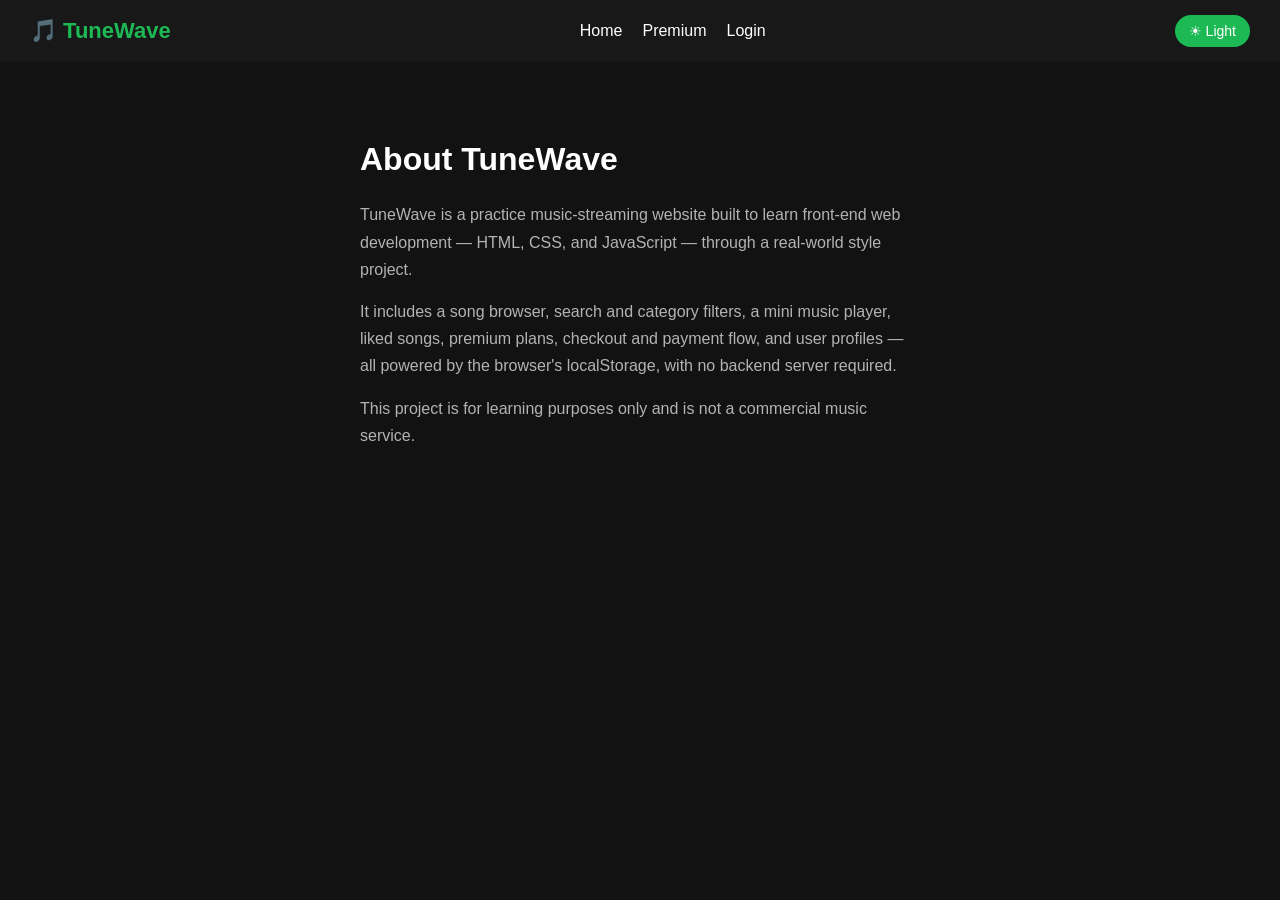
<file: about.html>
<!DOCTYPE html>
<html lang="en">
<head>
<meta charset="UTF-8">
<title>TuneWave - About</title>
<link rel="stylesheet" href="theme.css">
<link rel="stylesheet" href="style.css">
<style>
  .about-wrap { max-width: 600px; margin: 50px auto; padding: 20px; line-height: 1.7; }
  .about-wrap h1 { margin-bottom: 15px; }
  .about-wrap p { color: var(--muted); margin-bottom: 15px; }
</style>
</head>
<body data-theme="dark">

  <nav class="navbar">
    <div class="logo">🎵 TuneWave</div>
    <ul class="nav-links">
      <li><a href="index.html">Home</a></li>
      <li><a href="premium.html">Premium</a></li>
      <li><a id="profileNavLink" href="login.html">Login</a></li>
    </ul>
    <button class="theme-toggle" id="themeToggle">☀ Light</button>
  </nav>

  <div class="about-wrap">
    <h1>About TuneWave</h1>
    <p>TuneWave is a practice music-streaming website built to learn front-end web development — HTML, CSS, and JavaScript — through a real-world style project.</p>
    <p>It includes a song browser, search and category filters, a mini music player, liked songs, premium plans, checkout and payment flow, and user profiles — all powered by the browser's localStorage, with no backend server required.</p>
    <p>This project is for learning purposes only and is not a commercial music service.</p>
  </div>

  <script src="script.js"></script>
</body>
</html>
</file>
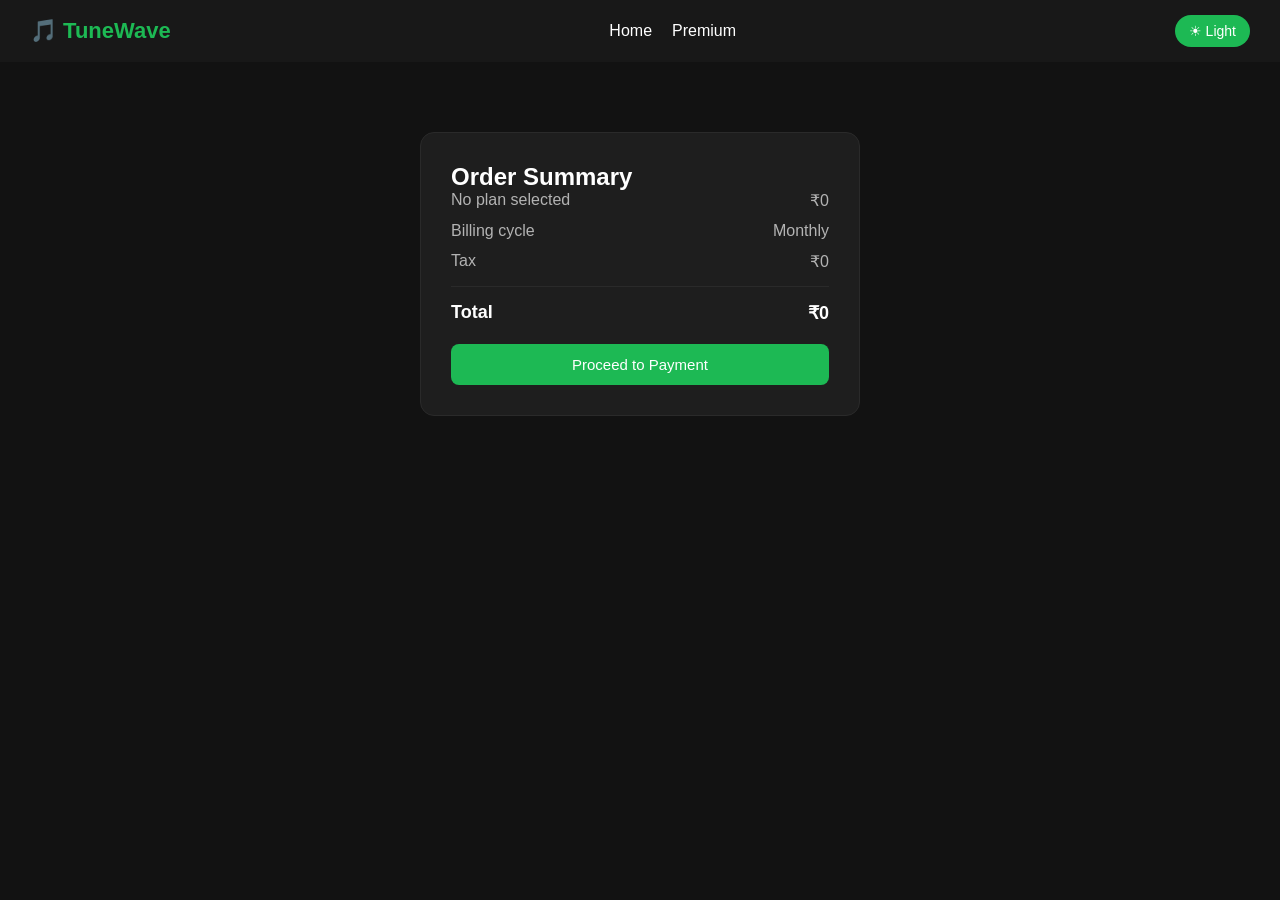
<file: checkout.html>
<!DOCTYPE html>
<html lang="en">
<head>
<meta charset="UTF-8">
<title>TuneWave - Checkout</title>
<link rel="stylesheet" href="theme.css">
<link rel="stylesheet" href="style.css">
<style>
  .checkout-wrap { max-width: 480px; margin: 50px auto; padding: 20px; }
  .checkout-box { background: var(--card-bg); border: 1px solid var(--border); border-radius: 14px; padding: 30px; }
  .checkout-row { display: flex; justify-content: space-between; margin-bottom: 12px; color: var(--muted); }
  .checkout-total { display: flex; justify-content: space-between; font-size: 18px; font-weight: bold; margin-top: 15px; padding-top: 15px; border-top: 1px solid var(--border); }
  .checkout-box button { width: 100%; padding: 12px; border: none; border-radius: 8px; background: var(--accent); color: #fff; cursor: pointer; font-size: 15px; margin-top: 20px; }
</style>
</head>
<body data-theme="dark">

  <nav class="navbar">
    <div class="logo">🎵 TuneWave</div>
    <ul class="nav-links">
      <li><a href="index.html">Home</a></li>
      <li><a href="premium.html">Premium</a></li>
    </ul>
    <button class="theme-toggle" id="themeToggle">☀ Light</button>
  </nav>

  <div class="checkout-wrap">
    <div class="checkout-box">
      <h2>Order Summary</h2>
      <div class="checkout-row">
        <span id="checkoutPlanName">Plan</span>
        <span id="checkoutPlanPrice">₹0</span>
      </div>
      <div class="checkout-row">
        <span>Billing cycle</span>
        <span id="checkoutPeriod">Monthly</span>
      </div>
      <div class="checkout-row">
        <span>Tax</span>
        <span id="checkoutTax">₹0</span>
      </div>
      <div class="checkout-total">
        <span>Total</span>
        <span id="checkoutTotal">₹0</span>
      </div>
      <button onclick="window.location.href='payments.html'">Proceed to Payment</button>
    </div>
  </div>

  <script src="script.js"></script>
  <script>
    function loadCheckoutSummary() {
      const plan = JSON.parse(localStorage.getItem("selectedPlan"));
      if (!plan) {
        document.getElementById("checkoutPlanName").textContent = "No plan selected";
        return;
      }
      const tax = Math.round(plan.price * 0.05);
      const total = plan.price + tax;

      document.getElementById("checkoutPlanName").textContent = plan.name + " Plan";
      document.getElementById("checkoutPlanPrice").textContent = `₹${plan.price}`;
      document.getElementById("checkoutPeriod").textContent = plan.period === "month" ? "Monthly" : plan.period;
      document.getElementById("checkoutTax").textContent = `₹${tax}`;
      document.getElementById("checkoutTotal").textContent = `₹${total}`;
    }
    document.addEventListener("DOMContentLoaded", loadCheckoutSummary);
  </script>
</body>
</html>
</file>
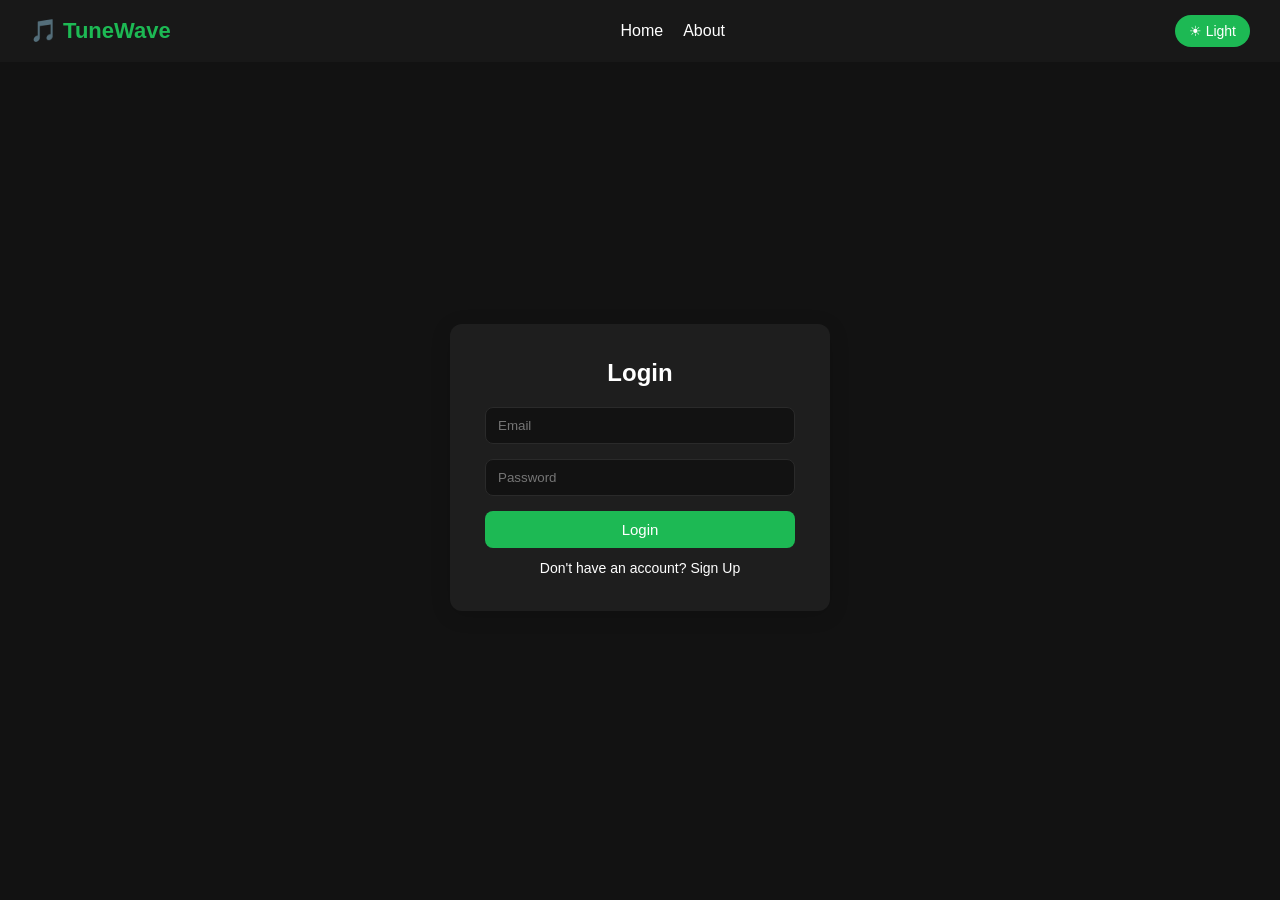
<file: login.html>
<!DOCTYPE html>
<html lang="en">
<head>
<meta charset="UTF-8">
<title>TuneWave - Login</title>
<link rel="stylesheet" href="theme.css">
<link rel="stylesheet" href="style.css">
</head>
<body data-theme="dark">

  <nav class="navbar">
    <div class="logo">🎵 TuneWave</div>
    <ul class="nav-links">
      <li><a href="index.html">Home</a></li>
      <li><a href="about.html">About</a></li>
    </ul>
    <button class="theme-toggle" id="themeToggle">☀ Light</button>
  </nav>

  <div class="auth-wrapper">
    <div class="auth-box">
      <h2>Login</h2>
      <p class="error-msg" id="loginError"></p>
      <form id="loginForm">
        <input type="email" id="loginEmail" placeholder="Email">
        <input type="password" id="loginPassword" placeholder="Password">
        <button type="submit">Login</button>
      </form>
      <p>Don't have an account? <a href="signup.html">Sign Up</a></p>
    </div>
  </div>

  <script src="script.js"></script>
  <script src="auth.js"></script>
</body>
</html>
</file>
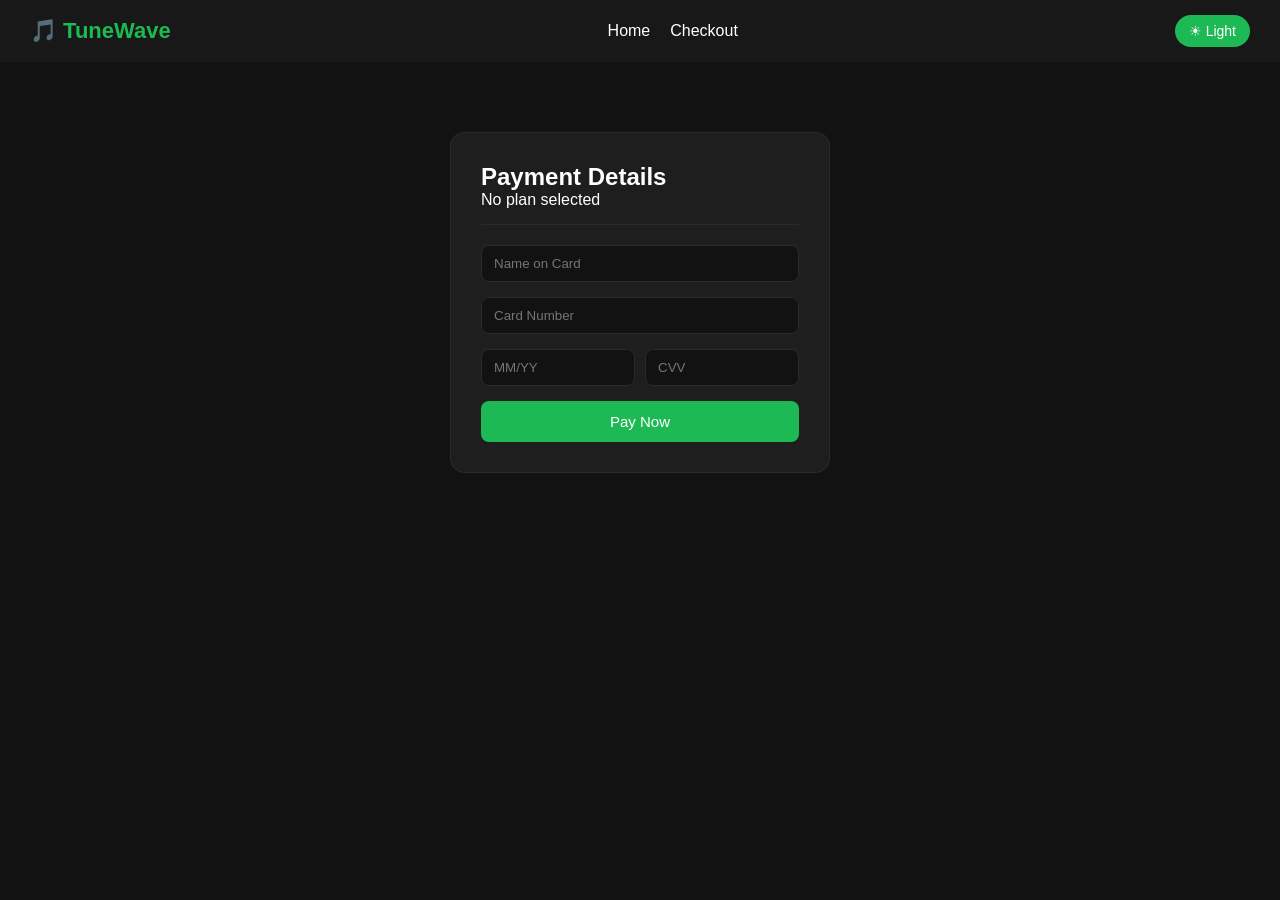
<file: pay.html>
<!DOCTYPE html>
<html lang="en">
<head>
<meta charset="UTF-8">
<title>TuneWave - Payment</title>
<link rel="stylesheet" href="theme.css">
<link rel="stylesheet" href="style.css">
<style>
  .payment-wrap { max-width: 420px; margin: 50px auto; padding: 20px; }
  .payment-box { background: var(--card-bg); border: 1px solid var(--border); border-radius: 14px; padding: 30px; }
  .payment-summary { display: flex; justify-content: space-between; margin-bottom: 20px; padding-bottom: 15px; border-bottom: 1px solid var(--border); }
  .payment-box input { width: 100%; padding: 10px 12px; margin-bottom: 15px; border-radius: 8px; border: 1px solid var(--border); background: var(--bg); color: var(--text); }
  .payment-row { display: flex; gap: 10px; }
  .payment-box button { width: 100%; padding: 12px; border: none; border-radius: 8px; background: var(--accent); color: #fff; cursor: pointer; font-size: 15px; }
</style>
</head>
<body data-theme="dark">

  <nav class="navbar">
    <div class="logo">🎵 TuneWave</div>
    <ul class="nav-links">
      <li><a href="index.html">Home</a></li>
      <li><a href="checkout.html">Checkout</a></li>
    </ul>
    <button class="theme-toggle" id="themeToggle">☀ Light</button>
  </nav>

  <div class="payment-wrap">
    <div class="payment-box">
      <h2>Payment Details</h2>
      <div class="payment-summary">
        <span id="summaryPlanName">Plan</span>
        <span id="summaryPlanPrice">₹0</span>
      </div>
      <p class="error-msg" id="paymentError"></p>
      <form id="paymentForm">
        <input type="text" id="cardName" placeholder="Name on Card">
        <input type="text" id="cardNumber" placeholder="Card Number" maxlength="16">
        <div class="payment-row">
          <input type="text" id="cardExpiry" placeholder="MM/YY">
          <input type="text" id="cardCVV" placeholder="CVV" maxlength="3">
        </div>
        <button type="submit">Pay Now</button>
      </form>
    </div>
  </div>

  <script src="script.js"></script>
  <script src="pay.js"></script>
</body>
</html>
</file>
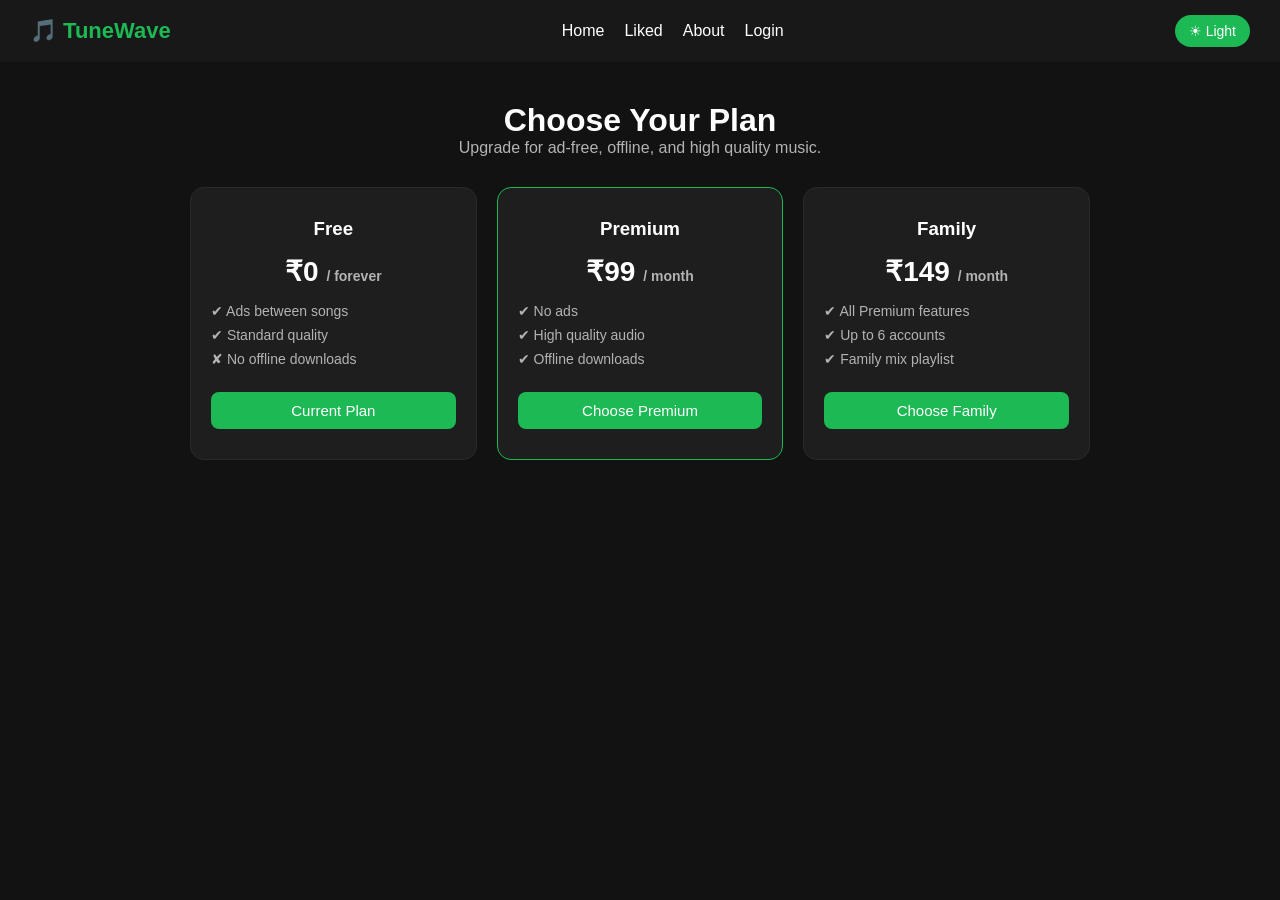
<file: premium.html>
<!DOCTYPE html>
<html lang="en">
<head>
<meta charset="UTF-8">
<title>TuneWave - Premium</title>
<link rel="stylesheet" href="theme.css">
<link rel="stylesheet" href="style.css">
<style>
  .plans-wrap { padding: 40px 30px; text-align: center; }
  .plans-grid { display: grid; grid-template-columns: repeat(auto-fit, minmax(220px, 1fr)); gap: 20px; max-width: 900px; margin: 30px auto 0; }
  .plan-card { background: var(--card-bg); border: 1px solid var(--border); border-radius: 14px; padding: 30px 20px; }
  .plan-card.popular { border-color: var(--accent); position: relative; }
  .plan-card h3 { margin-bottom: 10px; }
  .plan-price { font-size: 28px; font-weight: bold; margin: 15px 0; }
  .plan-price span { font-size: 14px; color: var(--muted); }
  .plan-card ul { list-style: none; margin: 15px 0; text-align: left; color: var(--muted); font-size: 14px; }
  .plan-card li { margin-bottom: 8px; }
  .plan-card button { width: 100%; padding: 10px; border: none; border-radius: 8px; background: var(--accent); color: #fff; cursor: pointer; font-size: 15px; margin-top: 10px; }
</style>
</head>
<body data-theme="dark">

  <nav class="navbar">
    <div class="logo">🎵 TuneWave</div>
    <ul class="nav-links">
      <li><a href="index.html">Home</a></li>
      <li><a href="liked.html">Liked</a></li>
      <li><a href="about.html">About</a></li>
      <li><a id="profileNavLink" href="login.html">Login</a></li>
    </ul>
    <button class="theme-toggle" id="themeToggle">☀ Light</button>
  </nav>

  <div class="plans-wrap">
    <h1>Choose Your Plan</h1>
    <p style="color:var(--muted)">Upgrade for ad-free, offline, and high quality music.</p>

    <div class="plans-grid">
      <div class="plan-card">
        <h3>Free</h3>
        <div class="plan-price">₹0 <span>/ forever</span></div>
        <ul>
          <li>✔ Ads between songs</li>
          <li>✔ Standard quality</li>
          <li>✘ No offline downloads</li>
        </ul>
        <button onclick="choosePlan('Free', 0)">Current Plan</button>
      </div>

      <div class="plan-card popular">
        <h3>Premium</h3>
        <div class="plan-price">₹99 <span>/ month</span></div>
        <ul>
          <li>✔ No ads</li>
          <li>✔ High quality audio</li>
          <li>✔ Offline downloads</li>
        </ul>
        <button onclick="choosePlan('Premium', 99)">Choose Premium</button>
      </div>

      <div class="plan-card">
        <h3>Family</h3>
        <div class="plan-price">₹149 <span>/ month</span></div>
        <ul>
          <li>✔ All Premium features</li>
          <li>✔ Up to 6 accounts</li>
          <li>✔ Family mix playlist</li>
        </ul>
        <button onclick="choosePlan('Family', 149)">Choose Family</button>
      </div>
    </div>
  </div>

  <script src="script.js"></script>
  <script>
    function choosePlan(name, price) {
      const plan = { name, price, period: "month" };
      localStorage.setItem("selectedPlan", JSON.stringify(plan));
      window.location.href = "checkout.html";
    }
  </script>
</body>
</html>
</file>
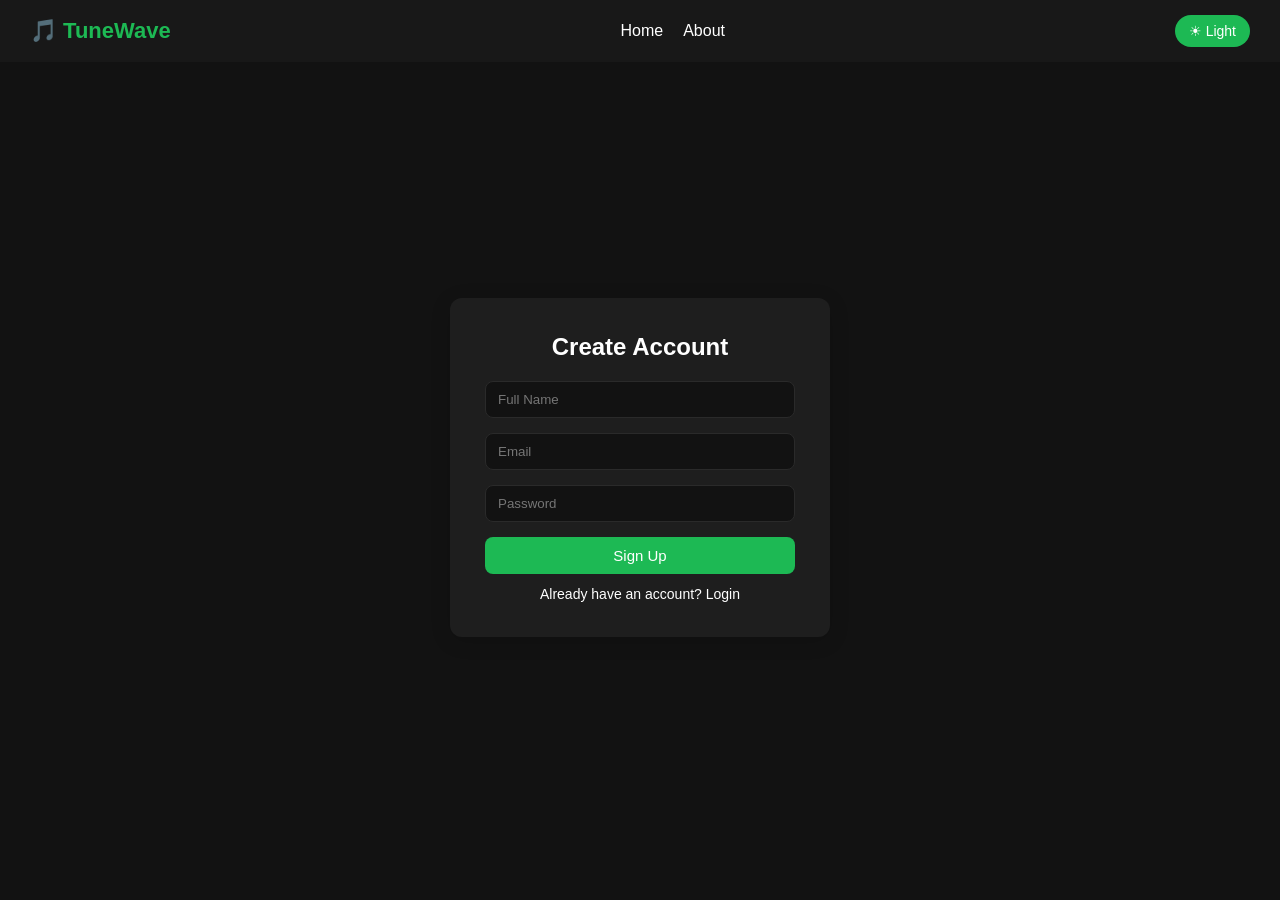
<file: signup.html>
<!DOCTYPE html>
<html lang="en">
<head>
<meta charset="UTF-8">
<title>TuneWave - Sign Up</title>
<link rel="stylesheet" href="theme.css">
<link rel="stylesheet" href="style.css">
</head>
<body data-theme="dark">

  <nav class="navbar">
    <div class="logo">🎵 TuneWave</div>
    <ul class="nav-links">
      <li><a href="index.html">Home</a></li>
      <li><a href="about.html">About</a></li>
    </ul>
    <button class="theme-toggle" id="themeToggle">☀ Light</button>
  </nav>

  <div class="auth-wrapper">
    <div class="auth-box">
      <h2>Create Account</h2>
      <p class="error-msg" id="signupError"></p>
      <form id="signupForm">
        <input type="text" id="signupName" placeholder="Full Name">
        <input type="email" id="signupEmail" placeholder="Email">
        <input type="password" id="signupPassword" placeholder="Password">
        <button type="submit">Sign Up</button>
      </form>
      <p>Already have an account? <a href="login.html">Login</a></p>
    </div>
  </div>

  <script src="script.js"></script>
  <script src="auth.js"></script>
</body>
</html>
</file>
<file: theme.css>
/* Default = Dark theme */
:root,
body[data-theme="dark"] {
  --bg: #121212;
  --nav-bg: #181818;
  --card-bg: #1e1e1e;
  --text: #ffffff;
  --muted: #b3b3b3;
  --border: #2a2a2a;
  --accent: #1db954;
}

/* Bright / Light theme */
body[data-theme="light"] {
  --bg: #f7f7f7;
  --nav-bg: #ffffff;
  --card-bg: #ffffff;
  --text: #121212;
  --muted: #555555;
  --border: #e0e0e0;
  --accent: #1db954;
}
</file>
<file: style.css>
/* ---------- Base Reset ---------- */
* {
  margin: 0;
  padding: 0;
  box-sizing: border-box;
  font-family: 'Segoe UI', Arial, sans-serif;
}

body {
  background: var(--bg);
  color: var(--text);
  transition: background 0.3s, color 0.3s;
}

a {
  text-decoration: none;
  color: inherit;
}

/* ---------- Navbar ---------- */
.navbar {
  display: flex;
  align-items: center;
  justify-content: space-between;
  padding: 15px 30px;
  background: var(--nav-bg);
  position: sticky;
  top: 0;
  z-index: 100;
}

.logo {
  font-size: 22px;
  font-weight: bold;
  color: var(--accent);
}

.nav-links {
  display: flex;
  gap: 20px;
  list-style: none;
}

.nav-links a:hover {
  color: var(--accent);
}

.theme-toggle {
  background: var(--accent);
  color: #fff;
  border: none;
  padding: 8px 14px;
  border-radius: 20px;
  cursor: pointer;
  font-size: 14px;
}

/* ---------- Hero / Search ---------- */
.hero {
  padding: 40px 30px;
  text-align: center;
}

.hero h1 {
  font-size: 28px;
  margin-bottom: 15px;
}

.search-bar {
  width: 100%;
  max-width: 400px;
  padding: 10px 15px;
  border-radius: 25px;
  border: 1px solid var(--border);
  background: var(--card-bg);
  color: var(--text);
  outline: none;
}

/* ---------- Categories ---------- */
.categories {
  display: flex;
  gap: 12px;
  padding: 0 30px 20px;
  overflow-x: auto;
}

.category-chip {
  padding: 8px 16px;
  border-radius: 20px;
  background: var(--card-bg);
  border: 1px solid var(--border);
  white-space: nowrap;
  cursor: pointer;
}

.category-chip.active {
  background: var(--accent);
  color: #fff;
}

/* ---------- Song Grid ---------- */
.song-grid {
  display: grid;
  grid-template-columns: repeat(auto-fill, minmax(160px, 1fr));
  gap: 20px;
  padding: 20px 30px;
}

.song-card {
  background: var(--card-bg);
  border-radius: 10px;
  padding: 12px;
  cursor: pointer;
  transition: transform 0.2s;
}

.song-card:hover {
  transform: translateY(-5px);
}

.song-card img {
  width: 100%;
  border-radius: 8px;
  margin-bottom: 10px;
}

.song-title {
  font-size: 15px;
  font-weight: 600;
}

.song-artist {
  font-size: 13px;
  color: var(--muted);
}

.like-btn {
  float: right;
  background: none;
  border: none;
  cursor: pointer;
  font-size: 16px;
  color: var(--muted);
}

.like-btn.liked {
  color: #e63950;
}

/* ---------- Mini Player Bar ---------- */
.player-bar {
  position: fixed;
  bottom: 0;
  left: 0;
  right: 0;
  background: var(--nav-bg);
  border-top: 1px solid var(--border);
  padding: 10px 20px;
  display: flex;
  align-items: center;
  justify-content: space-between;
  gap: 15px;
}

.player-info {
  display: flex;
  align-items: center;
  gap: 10px;
  min-width: 150px;
}

.player-info img {
  width: 40px;
  height: 40px;
  border-radius: 6px;
}

.player-controls {
  display: flex;
  align-items: center;
  gap: 15px;
  flex: 1;
  justify-content: center;
}

.player-controls button {
  background: none;
  border: none;
  font-size: 18px;
  cursor: pointer;
  color: var(--text);
}

#seekBar {
  width: 100%;
  max-width: 400px;
}

/* ---------- Auth Pages ---------- */
.auth-wrapper {
  display: flex;
  align-items: center;
  justify-content: center;
  min-height: 90vh;
  padding: 20px;
}

.auth-box {
  background: var(--card-bg);
  padding: 35px;
  border-radius: 12px;
  width: 100%;
  max-width: 380px;
  box-shadow: 0 4px 20px rgba(0,0,0,0.15);
}

.auth-box h2 {
  margin-bottom: 20px;
  text-align: center;
}

.auth-box input {
  width: 100%;
  padding: 10px 12px;
  margin-bottom: 15px;
  border-radius: 8px;
  border: 1px solid var(--border);
  background: var(--bg);
  color: var(--text);
}

.auth-box button {
  width: 100%;
  padding: 10px;
  border: none;
  border-radius: 8px;
  background: var(--accent);
  color: #fff;
  font-size: 15px;
  cursor: pointer;
}

.auth-box p {
  text-align: center;
  margin-top: 12px;
  font-size: 14px;
}

.error-msg {
  color: #e63950;
  font-size: 13px;
  margin-bottom: 10px;
  display: none;
}
</file>
